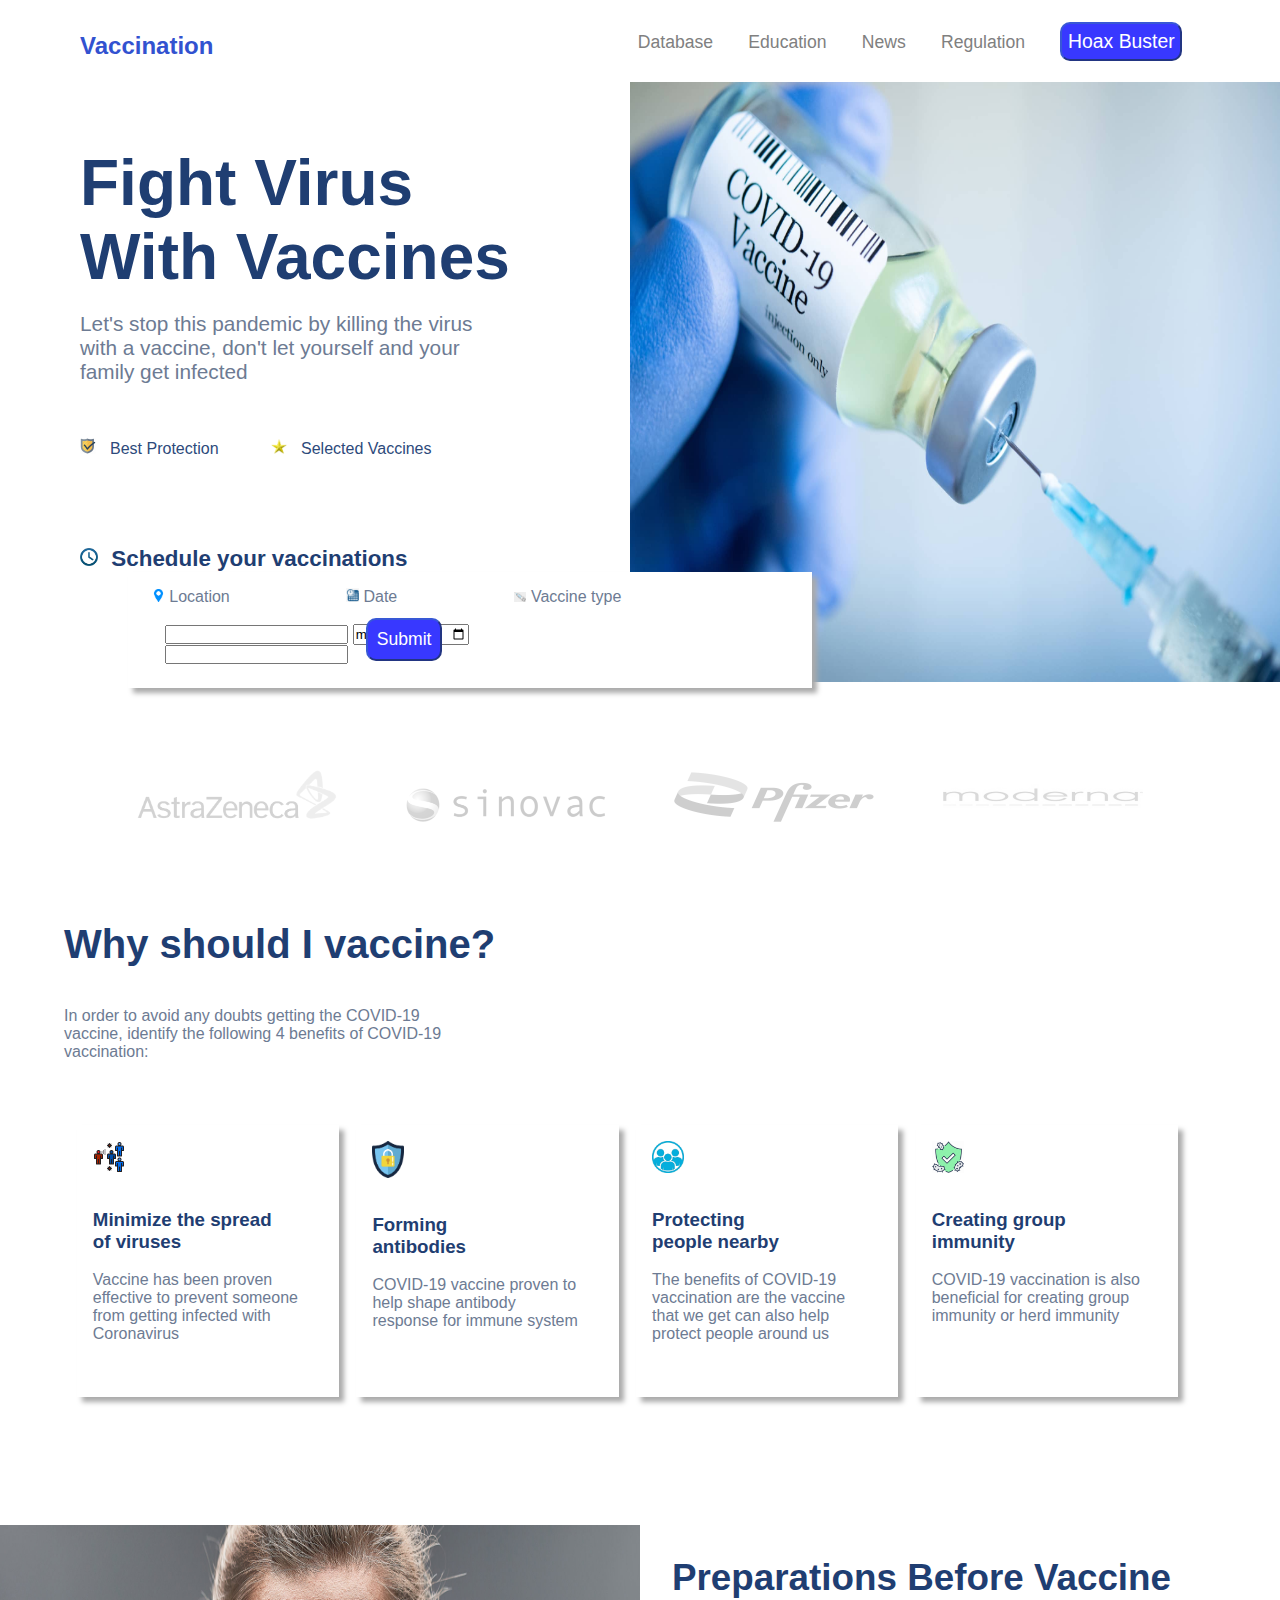
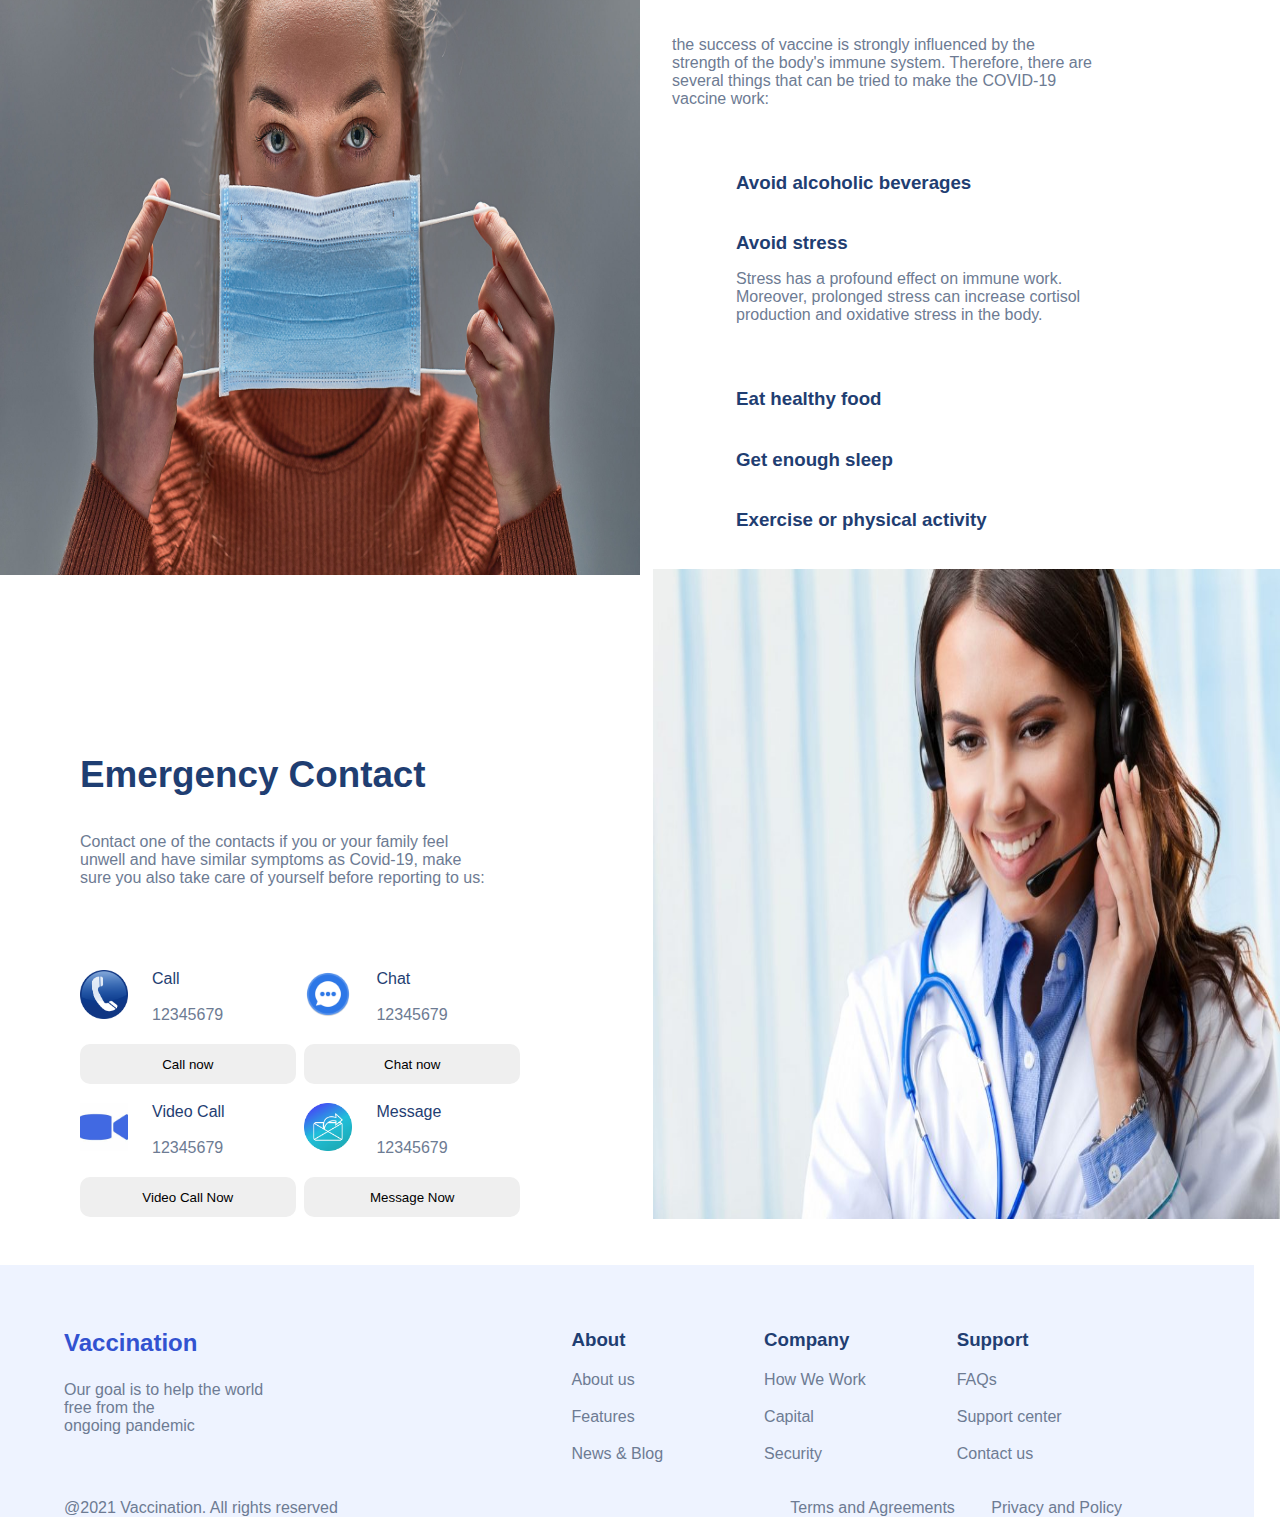
<file: CSS/index.html>
<!DOCTYPE html>
<html lang="en">
<head>
    <meta charset="UTF-8">
    <meta http-equiv="X-UA-Compatible" content="IE=edge">
    <meta name="viewport" content="width=device-width, initial-scale=1.0">
    <link rel="stylesheet" href="style.css">
    <title>Vaccination</title>
</head>
<body>
    <header>
        <nav id="navi">
            <h1 id="logo">Vaccination</h1>
            <ul>
                <li><input type="button" value="Hoax Buster"></li>
                <li>Regulation</li>
                <li>News</li>
                <li>Education</li>
                <li>Database</li>
            </ul>
        </nav>
    </header>
    <br>
    <aside id="side1">
        <img id="img1" src="./images/vaccine1.jpg" alt="Vaccine" width="900px">
    </aside>

    <section id="section1">
        <article id="art1">
            <h1>Fight Virus <br>With Vaccines</h1><br>
            <p id="s1virus">Let's stop this pandemic by killing the virus <br> with a vaccine, 
                don't let yourself and your <br>family get infected</p>
            <br><br><br>
            <li><img id="s1img" src="./images/protection.png" alt=""> Best Protection</li>
            <li><img id="s1img" src="./images/star.png" alt=""> Selected Vaccines</li>
            <p id="s1sche"><img id="s1img2" src="./images/time.png" alt="">Schedule your vaccinations</p>
        </article>
    </section>

    <section id="section2">
        <label id="location" for="location"><img src="./images/location.png" alt=""> Location</label>
        <label id="date" for="date"><img src="./images/date.png" alt=""> Date</label>
        <label id="typeVaccine" for="vaccineType"><img src="./images/vaccine.png" alt=""> Vaccine type</label><br>
        <br>
        <input type="text" name="location" id="">
        <input type="date" name="date" id="">
        <input type="text" name="vaccineType" id="">
        <input type="button" value="Submit" id="">
    </section>

    <section id="section3">
        <img src="./images/astra.png" alt="">
        <img src="./images/sinovac.png" alt="">
        <img src="./images/pfizer.png" alt="">
        <img src="./images/mosdern.jpg" alt="">
    </section>

    <section id="section4">
        <article id="s4art1">
            <h2>Why should I vaccine?</h2>
            <p>In order to avoid any doubts 
                getting the COVID-19 <br> vaccine, identify the following 4 benefits of COVID-19 <br> vaccination:</p>
        </article>
    </section>
    <section id="section5">
        <article id="s4art2">
            <img src="./images/spread.png" alt="">
            <h3>Minimize the spread <br> of viruses</h3><br>
            <p>Vaccine has been proven <br> effective to prevent someone <br> from getting infected with <br> Coronavirus</p>
        </article>
        <article id="s4art3">
            <img src="./images/protect.png" alt="">
            <h3>Forming <br> antibodies</h3> <br>
            <p>COVID-19 vaccine proven to <br> help shape antibody <br> response for immune system</p>
        </article>
        <article id="s4art4">
            <img src="./images/multi.png" alt="">
            <h3>Protecting <br> people nearby</h3><br>
            <p>The benefits of COVID-19 <br> vaccination are the vaccine <br> that we get can also help <br> protect people around us</p>
        </article>
        <article id="s4art5">
            <img src="./images/immunity.PNG" alt="">
            <h3>Creating group <br> immunity</h3><br>
            <p>COVID-19 vaccination is also <br> beneficial for creating group <br> immunity or herd immunity</p>
        </article>
    </section>
    
    <aside id="side2">
        <img src="./images/aset2.jpeg" alt="">
    </aside>
    <section id="section6">
        <h2>Preparations Before Vaccine</h2>
        <p>the success of vaccine is strongly influenced by the <br> strength of the body's immune system. Therefore, there are <br>
            several things that can be tried to make the COVID-19 <br> vaccine work:
        </p>
        <article id="s6art1">
            <h3>Avoid alcoholic beverages</h3>
        </article>
        <article id="s6art2">
            <h3>Avoid stress</h3>
            <div id="stress">
                <p>Stress has a profound effect on immune work. <br>
                    Moreover, prolonged stress can increase cortisol <br>
                    production and oxidative stress in the body.
                </p>
            </div>
        </article>
        <article id="s6art3">
            <h3>Eat healthy food</h3>
        </article>
        <article id="s6art4">
            <h3>Get enough sleep</h3>
        </article>
        <article id="s6art5">
            <h3>Exercise or physical activity</h3>
        </article>
    </section>
    
    <aside id="side3">
        <img src="./images/call.jpg" alt="">
    </aside>
    <section id="section7">
        <h2>Emergency Contact</h2>
        <p>Contact one of the contacts if you or your family feel <br> unwell and have similar symptoms as Covid-19, make <br>
            sure you also take care of yourself before reporting to us: 
        </p>
    </section>
    <section id="section8">
        <article id="s8artCall">
            <img src="./images/tel.png" alt="">
            <label class="etiq">Call</label><br><br>
            <label for="call" class="numer">12345679</label><br>
            <input type="button" value="Call now" id="call" class="commu">
        </article>
        <article id="s8artChat">
            <img src="./images/messa.png" alt="">
            <label class="etiq">Chat</label><br><br>
            <label for="chat" class="numer">12345679</label><br>
            <input type="button" value="Chat now" id="chat" class="commu">
        </article>
        <article id="s8artVCall">
            <img src="./images/video.jpg" alt="">
            <label class="etiq">Video Call</label><br><br>
            <label for="Vcall" class="numer">12345679</label><br>
            <input type="button" value="Video Call Now" id="Vcall" class="commu">
        </article>
        <article id="s8artMess">
            <img src="./images/message.jpg" alt="">
            <label class="etiq">Message</label><br><br>
            <label for="Mess" class="numer">12345679</label><br>
            <input type="button" value="Message Now" id="Mess" class="commu">
        </article>
    </section>

    <footer id="footer">
        <section id="f1">
            <h2>Vaccination</h2>
            <p>Our goal is to help the world <br> free from the <br> ongoing pandemic</p>
        </section>
        <section id="f2">
            <h3>About</h3>
            <ul class="ul">
                <li class="lis">About us</li>
                <li class="lis">Features</li>
                <li class="lis">News & Blog</li>
            </ul>
        </section>
        <section id="f3">
            <h3>Company</h3>
            <ul class="ul">
                <li class="lis">How We Work</li>
                <li class="lis">Capital</li>
                <li class="lis">Security</li>
            </ul>
        </section>
        <section id="f4">
            <h3>Support</h3>
            <ul class="ul">
                <li class="lis">FAQs</li>
                <li class="lis">Support center</li>
                <li class="lis">Contact us</li>
            </ul>
        </section>
        <p id="copyw">
            <ul class="ul2">
                <li id="copy">@2021 Vaccination. All rights reserved</li>
                <li id="terms">Terms and Agreements</li>
                <li>Privacy and Policy</li>
            </ul>
        </p>

    </footer>
</body>
</html>
</file>
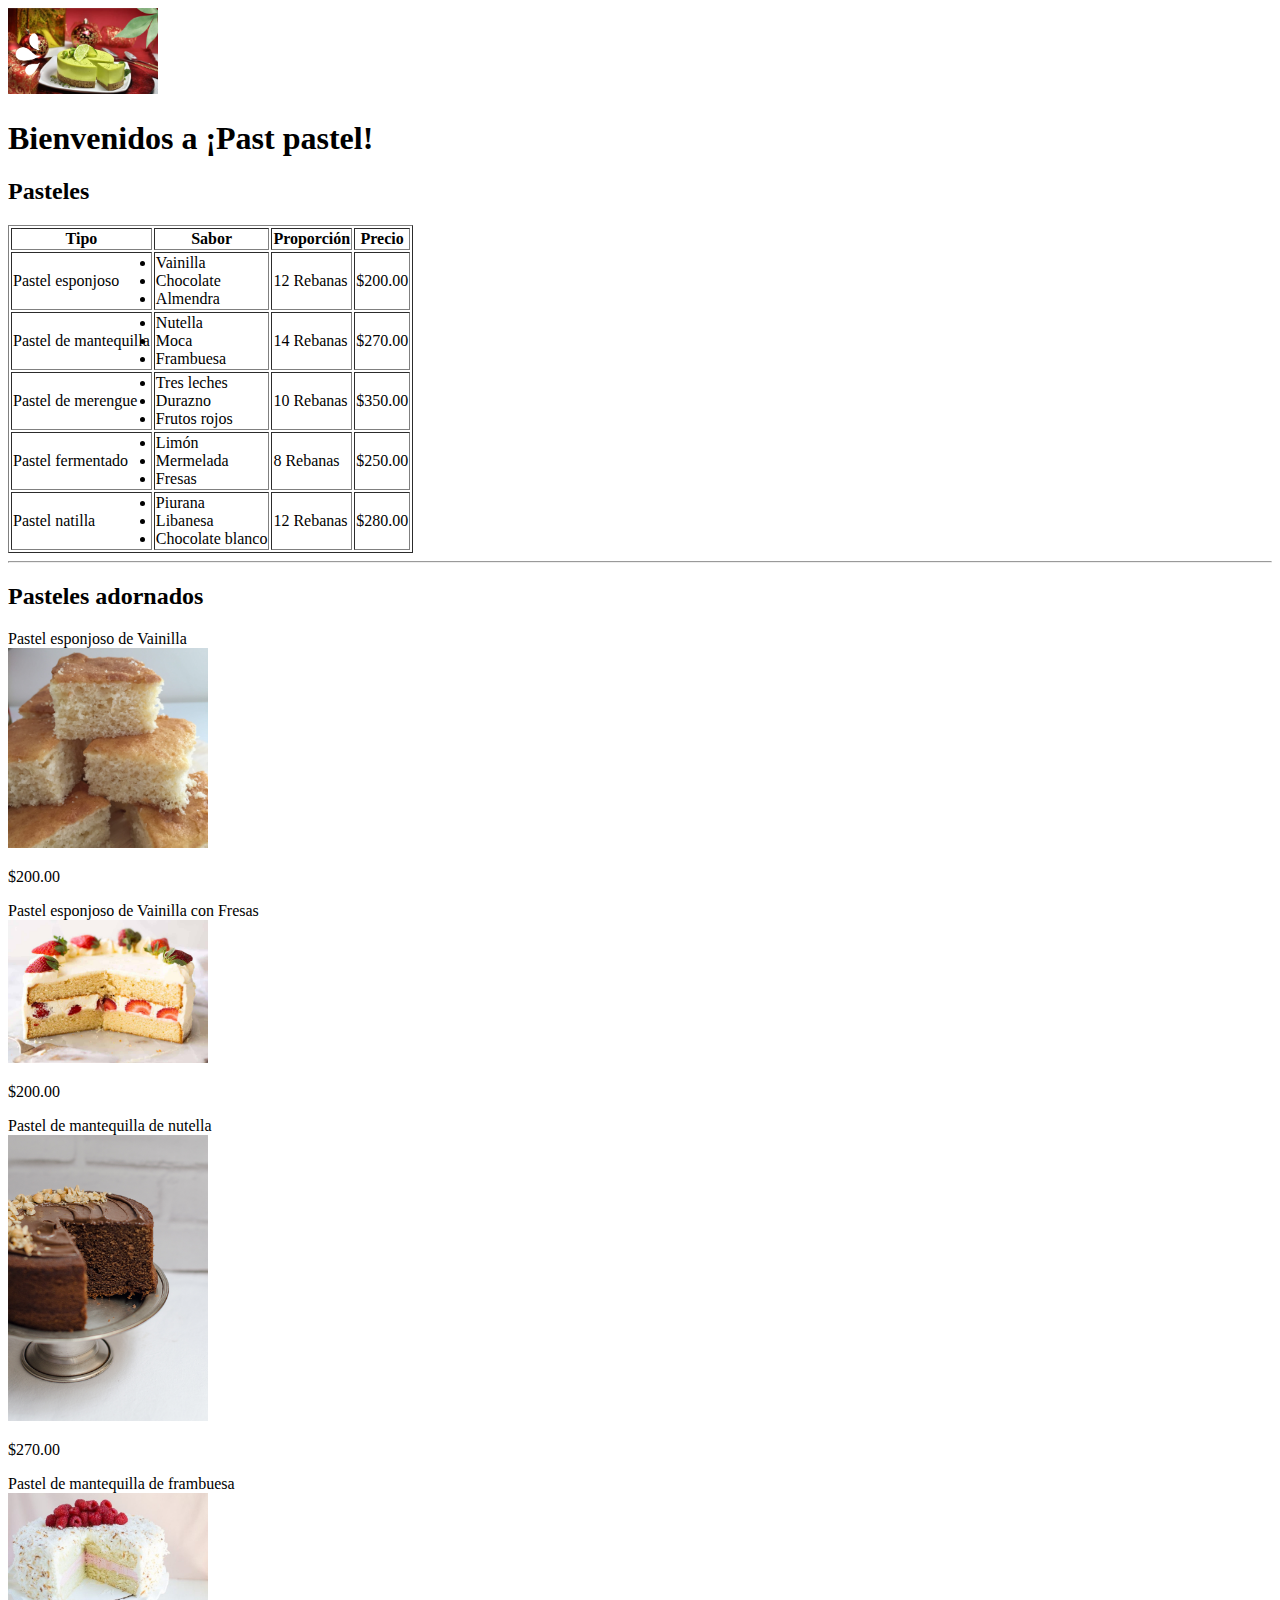
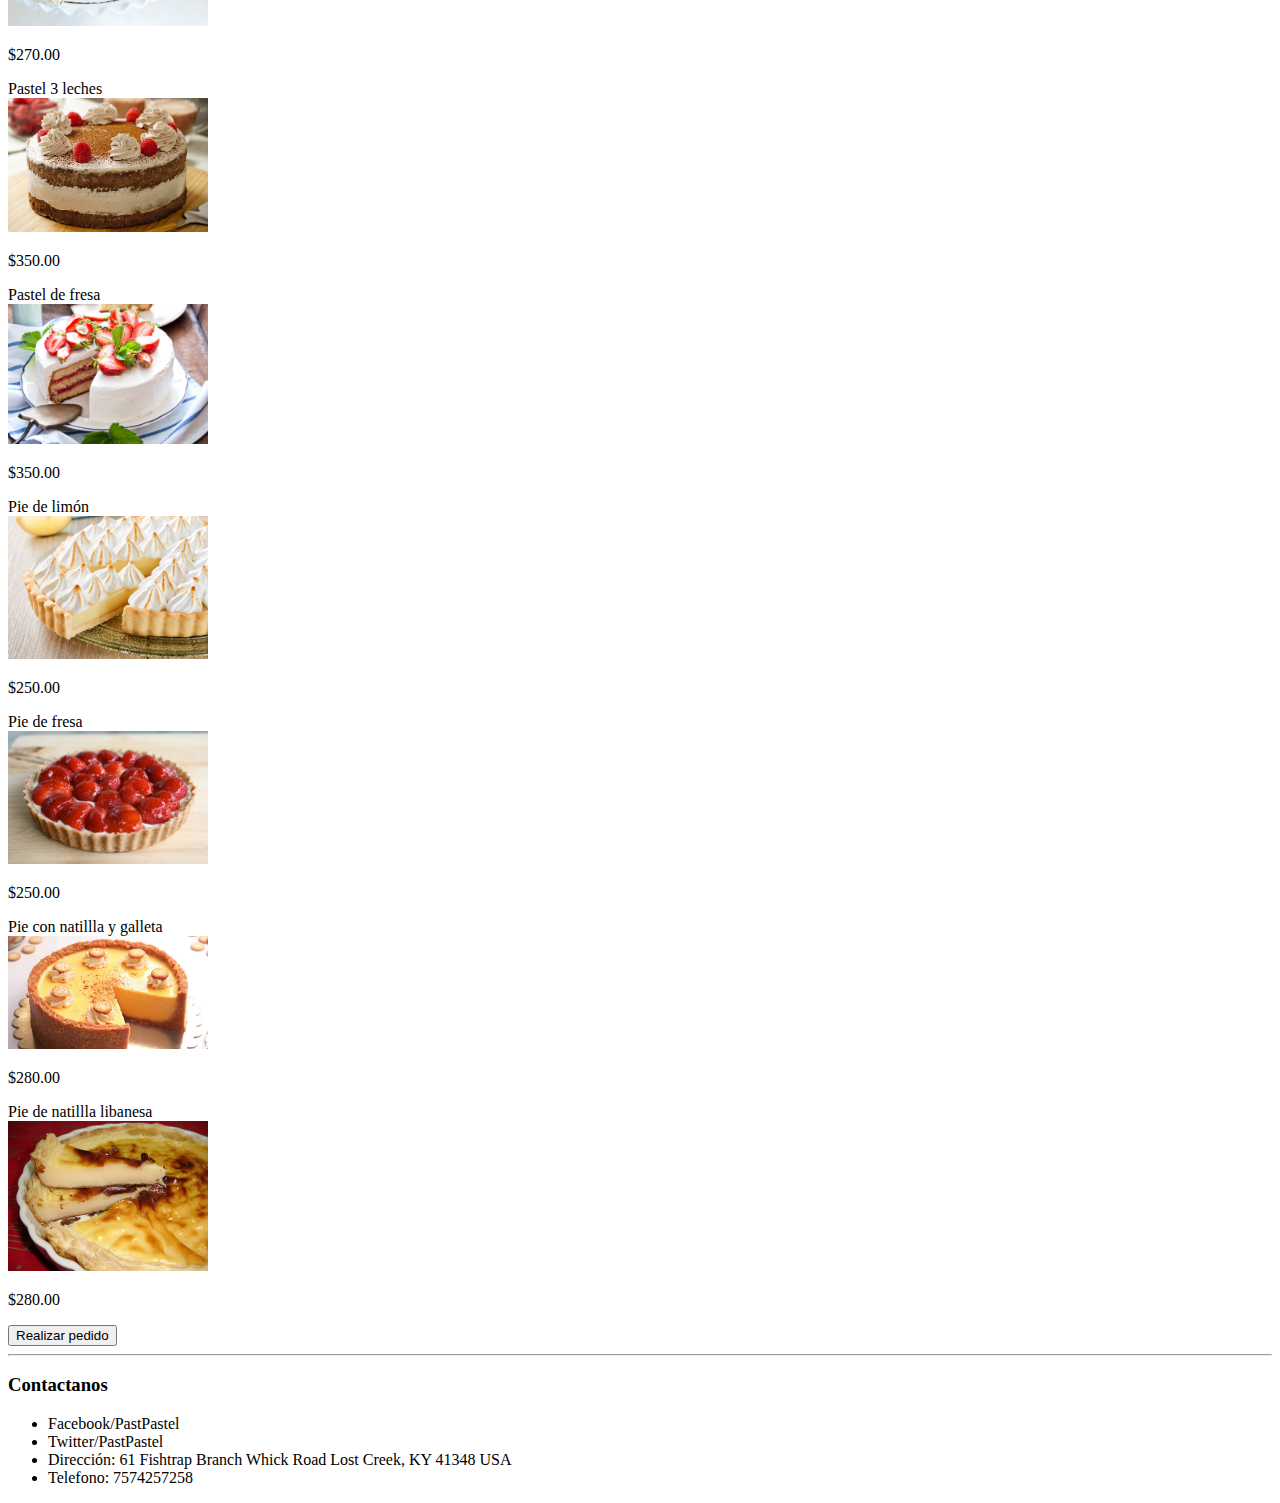
<file: html/index.html>
<!DOCTYPE html>
<html lang="en">
<head>
    <meta charset="UTF-8">
    <meta http-equiv="X-UA-Compatible" content="IE=edge">
    <meta name="viewport" content="width=device-width, initial-scale=1.0">
    <title>Pastelería</title>
</head>
<body>
    <img src="./assets/images/logoPasteleria.png" alt="Logo Pastelería" width="150px">
    <h1>Bienvenidos a ¡Past pastel!</h1>
    <!-- El cliente de la pastelería necesita ver los diferentes sabores de pasteles, así como los precios de cada uno. -->
    <h2>Pasteles</h2>
    <table id="pasteles" name="pasteles" border="1px">
        <tr>
            <th for="pasteles">Tipo</th>
            <th>Sabor</th>
            <th>Proporción</th>
            <th>Precio</th>
        </tr>
        <tr>
            <td>Pastel esponjoso</td>
            <td>
                <li>Vainilla</li>
                <li>Chocolate</li>
                <li>Almendra</li>
            </td>
            <td>12 Rebanas</td>
            <td>$200.00</td>
        </tr>
        <tr>
            <td>Pastel de mantequilla</td>
            <td>
                <li>Nutella</li>
                <li>Moca</li>
                <li>Frambuesa</li>
            </td>
            <td>14 Rebanas</td>
            <td>$270.00</td>
        </tr>
        <tr>
            <td>Pastel de merengue</td>
            <td>
                <li>Tres leches</li>
                <li>Durazno</li>
                <li>Frutos rojos</li>
            </td>
            <td>10 Rebanas</td>
            <td>$350.00</td>
        </tr>
        <tr>
            <td>Pastel fermentado</td>
            <td>
                <li>Limón</li>
                <li>Mermelada</li>
                <li>Fresas</li>
            </td>
            <td>8 Rebanas</td>
            <td>$250.00</td>
        </tr>
        <tr>
            <td>Pastel natilla</td>
            <td>
                <li>Piurana</li>
                <li>Libanesa</li>
                <li>Chocolate blanco</li>
            </td>
            <td>12 Rebanas</td>
            <td>$280.00</td>
        </tr>
    </table>
    <hr>
    <!-- El cliente de la pastelería necesita ver los diferentes adornos con los que se puede decorar el pastel 
    y los precios de cada uno. -->
    <h2>Pasteles adornados</h2>
    <label for="Vainilla">Pastel esponjoso de Vainilla</label><br>
    <img id="Vainilla" name="Vainilla" src="./assets/images/esponjosoVainilla.jfif" alt="Pastel esponjoso de Vainilla" width="200px"><br>
    <p>$200.00</p>
    <label for="VainillaFresa">Pastel esponjoso de Vainilla con Fresas</label><br>
    <img id="VainillaFresa" name="VainillaFresa" src="./assets/images/esponjosoVainillaDecor.jfif" alt="Pastel esponjoso de Vainilla con Fresas" width="200px"><br>
    <p>$200.00</p>
    <label for="Nutella">Pastel de mantequilla de nutella</label><br>
    <img id="Nutella" name="Nutella" src="./assets/images/nutella.jfif" alt="Pastel de mantequilla de nutella" width="200px"><br>
    <p>$270.00</p>
    <label for="Frambuesa">Pastel de mantequilla de frambuesa</label><br>
    <img id="Frambuesa" name="Frambuesa" src="./assets/images/frambuesa.jfif" alt="Pastel de mantequilla de frambuesa" width="200px"><br>
    <p>$270.00</p>
    <label for="3Leches">Pastel 3 leches</label><br>
    <img id="3Leches" name="3Leches" src="./assets/images/3 leches.jfif" alt="Pastel de 3 Leches" width="200px"><br>
    <p>$350.00</p>
    <label for="Fresas">Pastel de fresa</label><br>
    <img id="Fresas" name="Fresas" src="./assets/images/fresa.jfif" alt="Pastel de Fresa" width="200px"><br>
    <p>$350.00</p>
    <label for="Limón">Pie de limón</label><br>
    <img id="Limón" name="Limón" src="./assets/images/limon.jfif" alt="Pie de Limón" width="200px"><br>
    <p>$250.00</p>
    <label for="Fresa">Pie de fresa</label><br>
    <img id="Fresa" name="Fresa" src="./assets/images/fresaa.jfif" alt="Pie de fresa" width="200px"><br>
    <p>$250.00</p>
    <label for="Galleta">Pie con natillla y galleta</label><br>
    <img id="Galleta" name="Galleta" src="./assets/images/galleta.jfif" alt="Pie con natillla y galleta" width="200px"><br>
    <p>$280.00</p>
    <label for="Libanesa">Pie de natillla libanesa</label><br>
    <img id="Libanesa" name="Libanesa" src="./assets/images/libanesa.jfif" alt="Pie de natillla libanesa" width="200px"><br>
    <p>$280.00</p>

    <a href="pedido.html">
        <input type="button" value="Realizar pedido">
    </a>
    <hr>
    <h3>Contactanos</h3>
    <ul>
        <li>Facebook/PastPastel</li>
        <li>Twitter/PastPastel</li>
        <li>Dirección: 61 Fishtrap Branch Whick Road
            Lost Creek, KY 41348 USA</li>
        <li>Telefono: 7574257258</li>
    </ul>
</body>
</html>
</file>
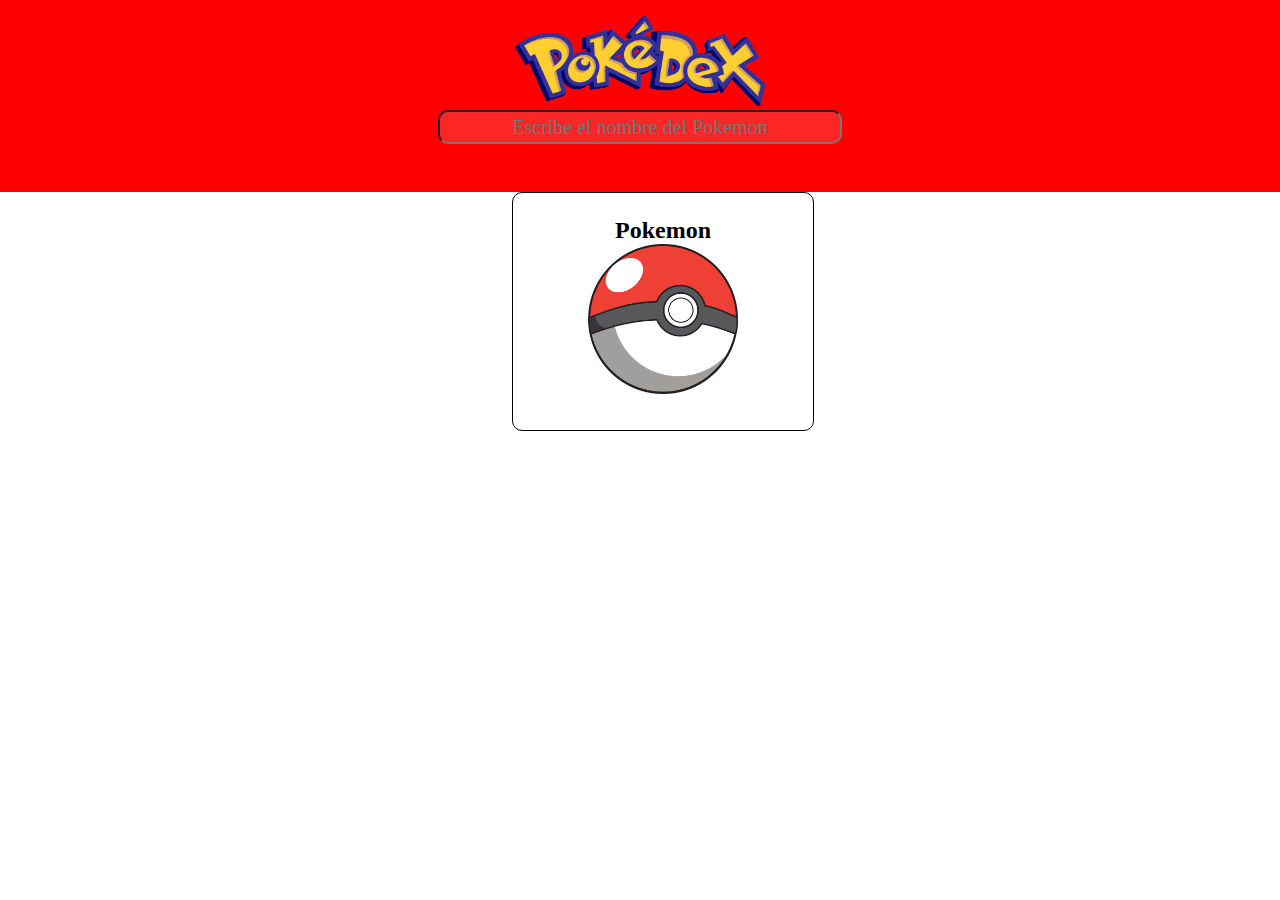
<file: javaScript/index.html>
<!DOCTYPE html>
<html lang="en">
<head>
    <meta charset="UTF-8">
    <meta http-equiv="X-UA-Compatible" content="IE=edge">
    <meta name="viewport" content="width=device-width, initial-scale=1.0">
    <link rel="stylesheet" href="style.css">
    <title>Pokedex</title>
</head>
<body>
    <form action="" onsubmit="fetchPokemon(event)">
        <img src="./img/pokedeex.png" alt="" id="pokedex"><br>
        <input type="text" name="Nombre" placeholder="Escribe el nombre del Pokemon" id="Nombre" autocomplete="off"><br>
    </form>
    <section id="information">
        <article id="imagePokemon">
            <h2 id="pokeName">Pokemon</h2>
            <img src="./img/pokeball.png" alt="Pokeball" id="pokeballImg">
        </article>
        <article id="pokemonId"></article>
        <article id="pokemonType"></article>
        <article id="pokemonStats"></article>

    </section>
    <!-- <button id="buscar" onclick="fetchPokemon(event)">Buscar</button> -->
    
    
    <script src="./script.js"></script>
</body>
</html>
</file>
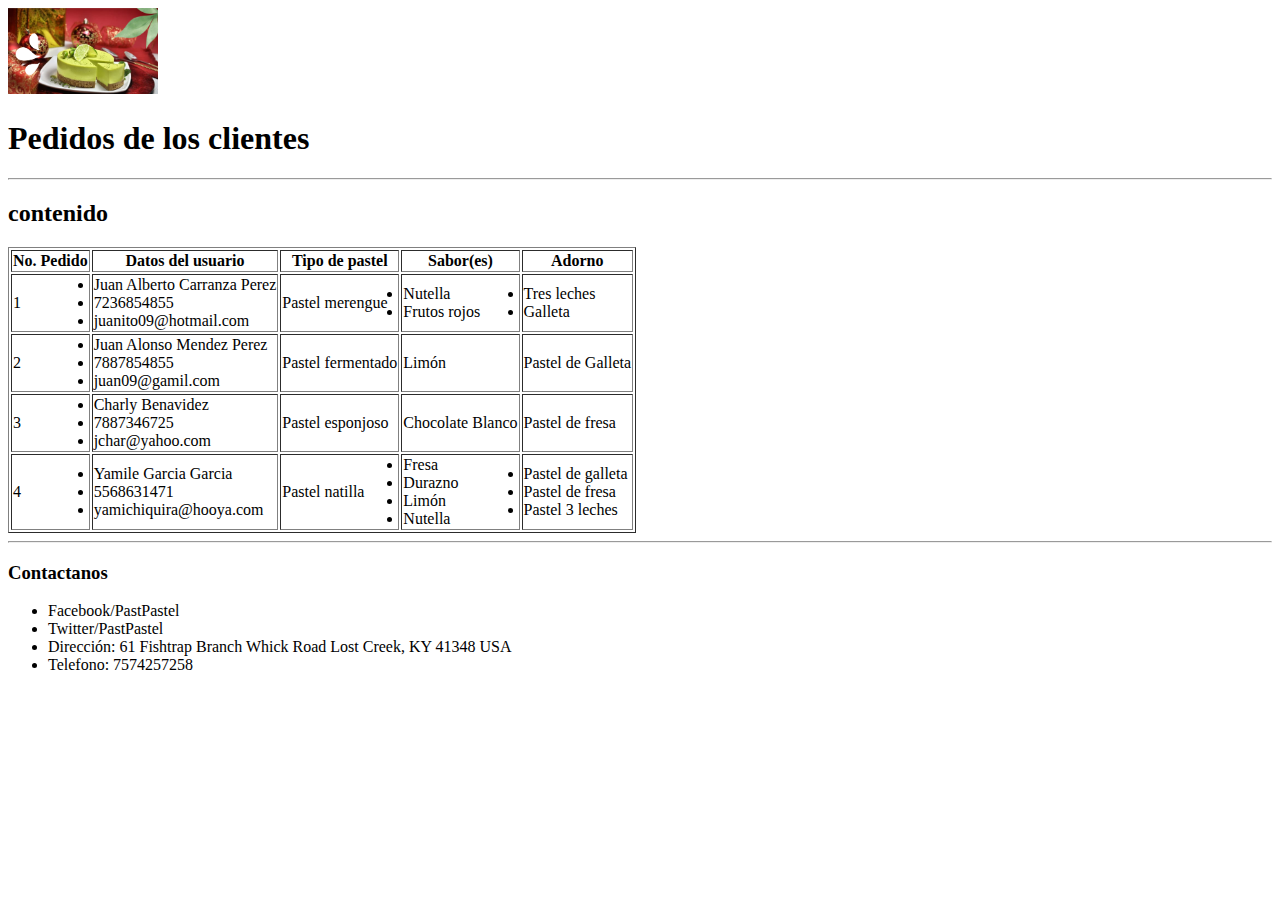
<file: html/ConsPedido.html>
<!DOCTYPE html>
<html lang="en">
<head>
    <meta charset="UTF-8">
    <meta http-equiv="X-UA-Compatible" content="IE=edge">
    <meta name="viewport" content="width=device-width, initial-scale=1.0">
    <title>Pedidos de los clientes</title>
</head>
<body>
    <img src="./assets/images/logoPasteleria.png" alt="Logo Pastelería" width="150px">
    <h1>Pedidos de los clientes</h1>
    <hr>
    <h2>contenido</h2>
    <table border="1px">
        <tr>
            <th>No. Pedido</th>
            <th>Datos del usuario</th>
            <th>Tipo de pastel</th>
            <th>Sabor(es)</th>
            <th>Adorno</th>
        </tr>
        <tr>
            <td>1</td>
            <td>
                <li>Juan Alberto Carranza Perez</li>
                <li>7236854855</li>
                <li>juanito09@hotmail.com</li>
            </td>
            <td>Pastel merengue</td>
            <td>
                <li>Nutella</li>
                <li>Frutos rojos</li>
            </td>
            <td>
                <li>Tres leches</li>
                <li>Galleta</li>
            </td>
        </tr>
        <tr>
            <td>2</td>
            <td>
                <li>Juan Alonso Mendez Perez</li>
                <li>7887854855</li>
                <li>juan09@gamil.com</li>
            </td>
            <td>Pastel fermentado</td>
            <td>Limón</td>
            <td>Pastel de Galleta</td>
        </tr>
        <tr>
            <td>3</td>
            <td>
                <li>Charly Benavidez</li>
                <li>7887346725</li>
                <li>jchar@yahoo.com</li>
            </td>
            <td>Pastel esponjoso</td>
            <td>Chocolate Blanco</td>
            <td>Pastel de fresa</td>
        </tr>
        <tr>
            <td>4</td>
            <td>
                <li>Yamile Garcia Garcia</li>
                <li>5568631471</li>
                <li>yamichiquira@hooya.com</li>
            </td>
            <td>Pastel natilla</td>
            <td>
                <li>Fresa</li>
                <li>Durazno</li>
                <li>Limón</li>
                <li>Nutella</li>
            </td>
            <td>
                <li>Pastel de galleta</li>
                <li>Pastel de fresa</li>
                <li>Pastel 3 leches</li>
            </td>
        </tr>
    </table>
    <hr>
    <h3>Contactanos</h3>
    <ul>
        <li>Facebook/PastPastel</li>
        <li>Twitter/PastPastel</li>
        <li>Dirección: 61 Fishtrap Branch Whick Road
            Lost Creek, KY 41348 USA</li>
        <li>Telefono: 7574257258</li>
    </ul>
</body>
</html>
</file>
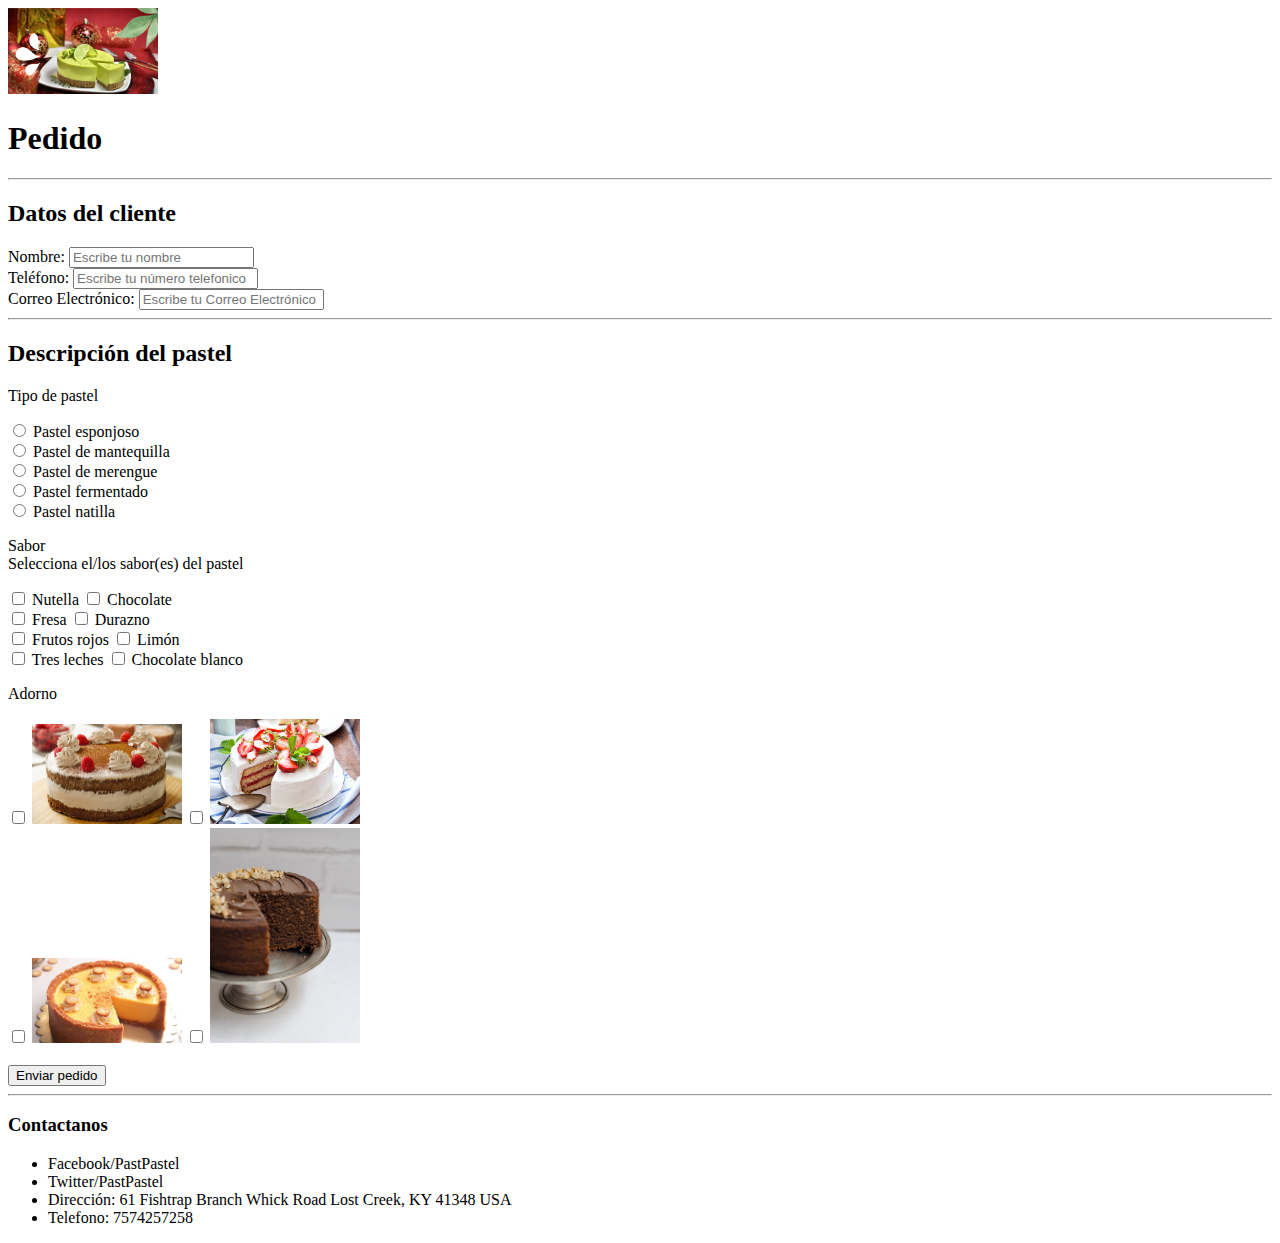
<file: html/pedido.html>
<!DOCTYPE html>
<html lang="en">
<head>
    <meta charset="UTF-8">
    <meta http-equiv="X-UA-Compatible" content="IE=edge">
    <meta name="viewport" content="width=device-width, initial-scale=1.0">
    <title>Pedido</title>
</head>
<body>
    <!-- El cliente de la pastelería tendrá la posibilidad de combinar sabores dependiendo de sus preferencias.
    El cliente de la pastelería tendrá la posibilidad de combinar adornos dependiendo de sus preferencias.
    El cliente de la pastelería necesita poner en un formulario su pedido.

    El formulario debe de contener los datos de contacto del cliente que son Nombre, Teléfono, 
    Correo Electrónico, Descripción general del pastel y la selección de sabores y adornos. -->
    <img src="./assets/images/logoPasteleria.png" alt="Logo Pastelería" width="150px">
    <h1>Pedido</h1>
    <hr>
    <form action="Post">
        <h2>Datos del cliente</h2>
        <label for="Nombre">Nombre:</label>
        <input type="text" name="Nombre" id="Nombre" placeholder="Escribe tu nombre"><br>
        <label for="Teléfono">Teléfono:</label>
        <input type="text" name="Teléfono" id="Teléfono" placeholder="Escribe tu número telefonico" maxlength="10"><br>
        <label for="Correo">Correo Electrónico:</label>
        <input type="email" name="Correo" id="Correo" placeholder="Escribe tu Correo Electrónico" ><br>
        <hr>
        <h2>Descripción del pastel</h2>

        <p>Tipo de pastel</p>
        <input type="radio" name="pastel" id="Pastel_esponjoso" value="Pastel esponjoso">
        <label for="Pastel_esponjoso">Pastel esponjoso</label><br>
        <input type="radio" name="pastel" id="Pastel_mantequilla" value="Pastel de mantequilla">
        <label for="Pastel_mantequilla">Pastel de mantequilla</label><br>
        <input type="radio" name="pastel" id="Pastel_merengue" value="Pastel de merengue">
        <label for="Pastel_merengue">Pastel de merengue</label><br>
        <input type="radio" name="pastel" id="Pastel_fermentado" value="Pastel fermentado">
        <label for="Pastel_fermentado">Pastel fermentado</label><br>      
        <input type="radio" name="pastel" id="Pastel_natilla" value="Pastel natilla">
        <label for="Pastel_natilla">Pastel natilla</label><br>

        <p>Sabor <br>Selecciona el/los sabor(es) del pastel</p>
        <input type="checkbox" name="sabores" id="Nutella" value="Nutella">
        <label for="Nutella">Nutella</label>
        <input type="checkbox" name="sabores" id="Chocolate" value="Chocolate">
        <label for="Chocolate">Chocolate</label><br>
        <input type="checkbox" name="sabores" id="Fresa" value="Fresa">
        <label for="Fresa">Fresa</label>
        <input type="checkbox" name="sabores" id="Durazno" value="Durazno">
        <label for="Durazno">Durazno</label><br>
        <input type="checkbox" name="sabores" id="Rojos" value="Frutos rojos">
        <label for="Rojos">Frutos rojos</label>
        <input type="checkbox" name="sabores" id="Limon" value="Limón">
        <label for="Limon">Limón</label><br>
        <input type="checkbox" name="sabores" id="leche" value="Tres leches">
        <label for="leche">Tres leches</label>
        <input type="checkbox" name="sabores" id="ChoBlanco" value="Chocolate blanco">
        <label for="ChoBlanco">Chocolate blanco</label><br>

        <p>Adorno</p>
        <input type="checkbox" id="P3Leches" name="adorno" value="Pastel 3 leches">
        <label for="P3Leches"><img src="assets/images/3 leches.jfif" alt="Pastel 3 leches" width="150px"></label>
        <input type="checkbox" id="PFresa" name="adorno" value="Pastel de Fresa">
        <label for="PFresa"><img src="assets/images/fresa.jfif" alt="Pastel de fresa" width="150px"></label><br>
        <input type="checkbox" id="PGalleta" name="adorno" value="Pastel de galleta">
        <label for="PGalleta"><img src="assets/images/galleta.jfif" alt="Pastel de galleta" width="150px"></label>
        <input type="checkbox" id="PNutella" name="adorno" value="Pastel de nutella">
        <label for="PNutella"><img src="assets/images/nutella.jfif" alt="Pastel de nutella" width="150px"></label><br>
        <br>
        <input type="button" value="Enviar pedido">
    </form>
    <hr>
    <h3>Contactanos</h3>
    <ul>
        <li>Facebook/PastPastel</li>
        <li>Twitter/PastPastel</li>
        <li>Dirección: 61 Fishtrap Branch Whick Road
            Lost Creek, KY 41348 USA</li>
        <li>Telefono: 7574257258</li>
    </ul>
</body>
</html>
</file>
<file: CSS/style.css>
*{
    padding: 0%;
    margin: 0%;
    font-family: Arial, Helvetica, sans-serif;
}
/* Header part */
header{
    padding: 2em;
}
#navi{
    padding-left: 3em;
    padding-right: 3em;
}
#logo{
    font-size: 1.5em;
    float: left;
    color: rgb(50, 82, 208);
}
#navi li{
    display: inline;
    color: gray;
    float: right;
    font-size: 1.1em;
    margin-right: 1em;
    padding-left: 1em;
}
#navi input{
    background-color: rgb(56, 56, 255);
    border-radius: 10px;
    border-color: rgb(56, 88, 214);
    color: white;
    font-size: 1.1em;
    padding: 0.3em;
    margin-top: -0.5em;
}
/* first aside/image */
#side1{
    float: right;
}
#side1 img{
    height: 600px;
    width: 650px;
}
/* first section */
#section1{
    padding-right: 4em;
    padding-left: 5em;
    padding-top: 4em;
    width: 550px;
    
}
#section1 h1{
    font-size: 4em;
    color: rgb(31, 62, 114);
}
#s1virus{
    font-size: 1.3em;
    color: rgb(109, 123, 147);
}
#section1 li{
    color: rgb(45, 74, 123);
    display: inline;
    font-size: 1em;
    padding-right: 3em;
}
#s1img{
    margin-right: 0.6em;
    width: 1em;
}
#s1sche img{
    margin-top: 4em;
    margin-right: 0.6em;
    width: 0.8em;
}
#s1sche {
    color: rgb(31, 62, 114);
    font-size: 1.4em;
    font-weight: bold;
}
/* second section date,location,vaccine  */
#section2{
    background-color: white;
    box-shadow: 5px 5px 5px #aaaaaa;
    justify-content: center;
    margin-bottom: 3em;
    margin-left: 8em;
    padding-left: 1.5em;
    padding-top: 1em;
    padding-bottom: 1.5em;
    position: relative;
    width: 660px;
}
#section2 input[type='button']{
    background-color: rgb(56, 56, 255);
    border-radius: 10px;
    border-color: rgb(56, 88, 214);
    color: white;
    font-size: 1.1em;
    margin-top: -1.5em;
    margin-left: 1em;
    padding: 0.5em;
    position: absolute;
}
#section2 img{
    width: 0.8em;
}
#date,#typeVaccine{
    margin-left: 7em;
}
#section2 input[type='text']{
    color: rgb(31, 62, 114);
    font-weight: bold;
    margin-left: 1em;
}
#section2 label{
    font-size: 1em;
    color: rgb(109, 123, 147);
}
/* third section imgs */
#section3{
    justify-content: center;
    text-align: center;
} 
#section3 img{
    filter: grayscale(100%);
    opacity: 0.2;
    padding: 2em;
    width: 200px;
}
/* fouth section the articules */
#section4{
    margin: 4em;
}

#s4art1 h2{
    color: rgb(31, 62, 114);
    font-size: 2.5em;
    font-weight: bold;
    margin-bottom: 1em;
}
/* fifth section */
#section5{
    margin-top: 4em;
    margin-left: 4em;
    margin-right: 4em;
    margin-bottom: 8em;
}
#section5 img{
    margin-bottom: 2em;

    width: 2em;
}
#s4art1 p{
    color: rgb(109, 123, 147);
}
#s4art2, #s4art3, #s4art4, #s4art5{
    box-shadow: 5px 5px 5px #aaaaaa;
    display: inline-block;
    height: 15em;
    justify-content: top;
    margin-left: 0.8em;
    padding: 1em;
    vertical-align: top;
    width: 20%;
}
h3{
    color: rgb(31, 62, 114);
}
#s4art2, #s4art3, #s4art4, #s4art5 p{
    color: rgb(109, 123, 147);
}

/* aside 2 */
#side2 img{
    height: 650px;
    width: 50vw;
}
#side2{
    float: left;
}

/* sixth section */
#section6{
    padding-left: 2em;
    padding-top: 2em;
    width: 530px;
    display: inline-block;
    vertical-align: top;
}
#section6 h2{
    color: rgb(31, 62, 114);
    font-size: 2.3em;
    font-weight: bold;
    margin-bottom: 1em;
}
#section6 p{
    color: rgb(109, 123, 147);
    margin-bottom: 4em;
}
#s6art2,#s6art1,#s6art3,#s6art4,#s6art5{
    margin-left: 4em;
    margin-top: 2.4em;
    margin-right: 2.4em;
    margin-bottom: 2.4em;
}

#stress{
    margin-top: 1em;
    /* display: none; */
}
/* #s6art2:hover #stress{
    display: block;
} */

/* aside 3 */
#side3 img{
    height: 650px;
    width: 49vw;
}
#side3{
    float: right;
}

/*seventh section  */
#section7{
    padding-right: 2em;
    padding-left: 5em;
    padding-top: 3.5em;
    width: 550px;
}
#section7 h2{
    color: rgb(31, 62, 114);
    font-size: 2.3em;
    font-weight: bold;
    margin-top: 3.5em;
    margin-bottom: 1em;
}
#section7 p{
    color: rgb(109, 123, 147);
    margin-bottom: 4em;
}

/*eight section  */
#section8{
    padding-right: 2em;
    padding-left: 5em;
    width: 550px;
}
#s8artCall,#s8artVCall,#s8artChat,#s8artMess{
    display: inline-block;
    margin-top: 1.2em;
    width: 40%;
}
#s8artCall img{
    position: absolute;
    width: 3em;
}
#s8artChat img{
    position: absolute;
    width: 3em;
}
#s8artVCall img{
    position: absolute;
    width: 3em;
}
#s8artMess img{
    position: absolute;
    width: 3em;
}
#s8artCall label{
    margin-left: 4.5em;
}
#s8artChat label{
    margin-left: 4.5em;
}
#s8artVCall label{
    margin-left: 4.5em;
}
#s8artMess label{
    margin-left: 4.5em;
}
#s8artCall input[type="Button"]{
    border: none;
    border-radius: 10px;
    height: 40px;
    margin-top: 1.5em;
    width: 98%;
}
#s8artChat input[type="Button"]{
    border: none;
    border-radius: 10px;
    height: 40px;
    margin-top: 1.5em;
    width: 98%;
}
#s8artVCall input[type="Button"]{
    border: none;
    border-radius: 10px;
    height: 40px;
    margin-top: 1.5em;
    width: 98%;
}
#s8artMess input[type="Button"]{
    border: none;
    border-radius: 10px;
    height: 40px;
    margin-top: 1.5em;
    width: 98%;
}
.etiq{
    color: rgb(31, 62, 114);
}
.numer{
    color: rgb(109, 123, 147);
}
.commu:hover {
    background-color: rgb(53, 85, 211);
    color: white;
    display: block;
}

/* footer */
#footer{
    background-color: rgb(238, 243, 255);
    margin-top: 3em;
    width: 98vw;
}
#f1{
    display: inline-block;
    margin: 4em;
    width: 35%;
}
#f1 p{
    color: rgb(109, 123, 147);
}
#f1 h2{
    color: rgb(50, 82, 208);
    margin-bottom: 1em;
}
#f2,#f3,#f4{
    display: inline-block;
    margin-top: 4em;
    width: 15%;
    vertical-align: top;
}
.ul{
    list-style: none;
}
.lis{
    color: rgb(109, 123, 147);
    margin-top: 1.2em;
}
.ul2 li{
    color: rgb(109, 123, 147);
    display: inline;
}
.ul2{
    list-style: none;
}
#copy{
    margin-left: 4em;
    padding-right: 28em;
}
#terms{
    padding-right: 2em;
}
</file>
<file: javaScript/style.css>
*{
    padding: 0;
    margin: 0;
}
body{
    text-align: center;
}
form{
    background-color: red;
    padding: 1em 2em 3em;
    text-align: center;
}
#Nombre{
    background-color: rgb(252, 38, 38);
    border-radius: 10px;
    font-family: cursive;
    font-size: 20px;
    height: 1.5em;
    text-align: center;
    width: 20em;
}
#pokedex{
    width: 250px;
}
#information{
    border: 1px black;
    border-style: double;
    border-radius: 10px;
    height: fit-content;
    text-align: center;
    max-width: 300px;
    margin-left: 32em;
    position: relative;
}
#imagePokemon{
    padding-top: 1.5em;
    text-align: center;
}
#pokeballImg{
    width: 150px;
}
#pokemonId{
    font-size: 1.5em;
    font-weight: bold;
    text-align: center;
}
#pokemonType{
    align-content: space-between;
    display: flex;
    font-weight: bold;
    justify-content: space-between;
    padding: 1em 5em ;
}

#pokemonStats p{
    align-content: space-between;
    display: flex;
    justify-content: space-between;
    padding-left: 1.7em;
    padding-right: 1.7em;
    margin-top: 0.3em;
}
</file>
